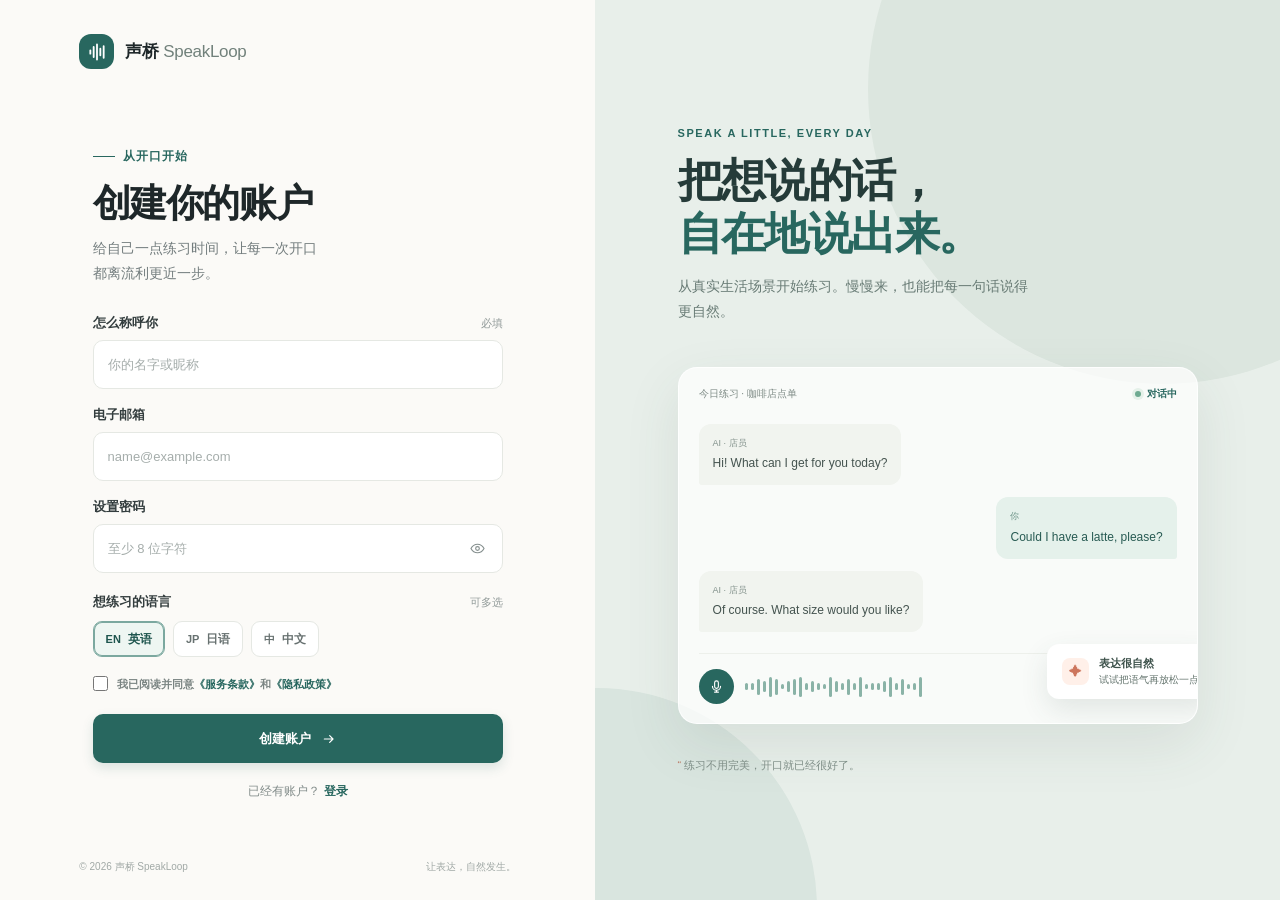
<file: index.html>
<!doctype html>
<html lang="zh-CN">
<head>
  <meta charset="utf-8" />
  <meta name="viewport" content="width=device-width, initial-scale=1" />
  <meta name="theme-color" content="#f7f6f2" />
  <title>创建账户 · 声桥 SpeakLoop</title>
  
  <link rel="stylesheet" href="assets/css/index.css" />
</head>
<body>
  <main class="page">
    <section class="form-side" aria-label="注册表单">
      <a class="brand" href="#" aria-label="声桥首页">
        <span class="brand-mark" aria-hidden="true"><svg viewBox="0 0 24 24" fill="none"><path d="M4 10v4m4-8v12m4-15v18m4-13v8m4-11v14" stroke="currentColor" stroke-width="2.2" stroke-linecap="round"/></svg></span>
        <span>声桥 <span style="font-weight:500;color:#71817b">SpeakLoop</span></span>
      </a>

      <div class="form-wrap">
        <div class="eyebrow">从开口开始</div>
        <h1>创建你的账户</h1>
        <p class="intro">给自己一点练习时间，让每一次开口<br class="desktop-break" />都离流利更近一步。</p>

        <form id="signup-form">
          <div class="field" id="name-field">
            <div class="field-head"><label for="name">怎么称呼你</label><span class="optional">必填</span></div>
            <div class="input-wrap"><input id="name" name="name" type="text" autocomplete="name" placeholder="你的名字或昵称" required /></div>
          </div>
          <div class="field">
            <div class="field-head"><label for="email">电子邮箱</label></div>
            <div class="input-wrap"><input id="email" name="email" type="email" autocomplete="email" placeholder="name@example.com" required /></div>
          </div>
          <div class="field">
            <div class="field-head"><label for="password">设置密码</label></div>
            <div class="input-wrap has-action">
              <input id="password" name="password" type="password" autocomplete="new-password" placeholder="至少 8 位字符" minlength="8" required />
              <button class="icon-button" type="button" id="toggle-password" aria-label="显示密码" title="显示密码"><svg viewBox="0 0 24 24" fill="none"><path d="M2.8 12s3.2-6 9.2-6 9.2 6 9.2 6-3.2 6-9.2 6-9.2-6-9.2-6Z" stroke="currentColor" stroke-width="1.6"/><circle cx="12" cy="12" r="2.6" stroke="currentColor" stroke-width="1.6"/></svg></button>
            </div>
          </div>
          <div class="language-field" id="language-field">
            <div class="field-head"><span class="group-label">想练习的语言</span><span class="optional">可多选</span></div>
            <div class="language-options">
              <label class="language-chip"><input type="checkbox" name="language" value="英语" checked /><span><b>EN</b> 英语</span></label>
              <label class="language-chip"><input type="checkbox" name="language" value="日语" /><span><b>JP</b> 日语</span></label>
              <label class="language-chip"><input type="checkbox" name="language" value="中文" /><span><b>中</b> 中文</span></label>
            </div>
          </div>
          <label class="terms" id="terms-row"><input type="checkbox" id="terms" required /><span>我已阅读并同意<a href="#">《服务条款》</a>和<a href="#">《隐私政策》</a></span></label>
          <button class="submit" type="submit">创建账户 <svg viewBox="0 0 24 24" fill="none"><path d="M5 12h13m-5-5 5 5-5 5" stroke="currentColor" stroke-width="1.8" stroke-linecap="round" stroke-linejoin="round"/></svg></button>
          <div class="notice" id="notice" role="status"></div>
        </form>
        <p class="login" id="mode-toggle">已经有账户？<a href="#login">登录</a></p>
      </div>
      <div class="footer"><span>© 2026 声桥 SpeakLoop</span><span>让表达，自然发生。</span></div>
    </section>

    <aside class="visual-side" aria-label="产品介绍">
      <div class="visual-content">
        <div class="visual-kicker">Speak a little, every day</div>
        <h2>把想说的话，<br /><em>自在地说出来。</em></h2>
        <p class="visual-copy">从真实生活场景开始练习。慢慢来，也能把每一句话说得更自然。</p>
        <div class="scene">
          <div class="scene-top"><span>今日练习 · 咖啡店点单</span><span class="live">对话中</span></div>
          <div class="conversation">
            <div class="bubble"><span class="speaker">AI · 店员</span>Hi! What can I get for you today?</div>
            <div class="bubble user"><span class="speaker">你</span>Could I have a latte, please?</div>
            <div class="bubble"><span class="speaker">AI · 店员</span>Of course. What size would you like?</div>
          </div>
          <div class="audio-row"><span class="mic"><svg viewBox="0 0 24 24" fill="none"><rect x="9" y="3" width="6" height="12" rx="3" stroke="currentColor" stroke-width="1.8"/><path d="M5.5 11.5a6.5 6.5 0 0 0 13 0M12 18v3m-3 0h6" stroke="currentColor" stroke-width="1.8" stroke-linecap="round"/></svg></span><div class="wave" aria-hidden="true"><i></i><i></i><i></i><i></i><i></i><i></i><i></i><i></i><i></i><i></i><i></i><i></i><i></i><i></i><i></i><i></i><i></i><i></i><i></i><i></i><i></i><i></i><i></i><i></i><i></i><i></i><i></i><i></i><i></i><i></i></div><span class="timer">00:08</span></div>
          <div class="floating-note"><span class="note-icon">✦</span><span><strong>表达很自然</strong>试试把语气再放松一点</span></div>
        </div>
        <div class="bottom-quote"><span>“</span> 练习不用完美，开口就已经很好了。</div>
      </div>
    </aside>
  </main>
  
  <script src="assets/js/api.js"></script>
  <script src="assets/js/index.js"></script>
</body>
</html>
</file>
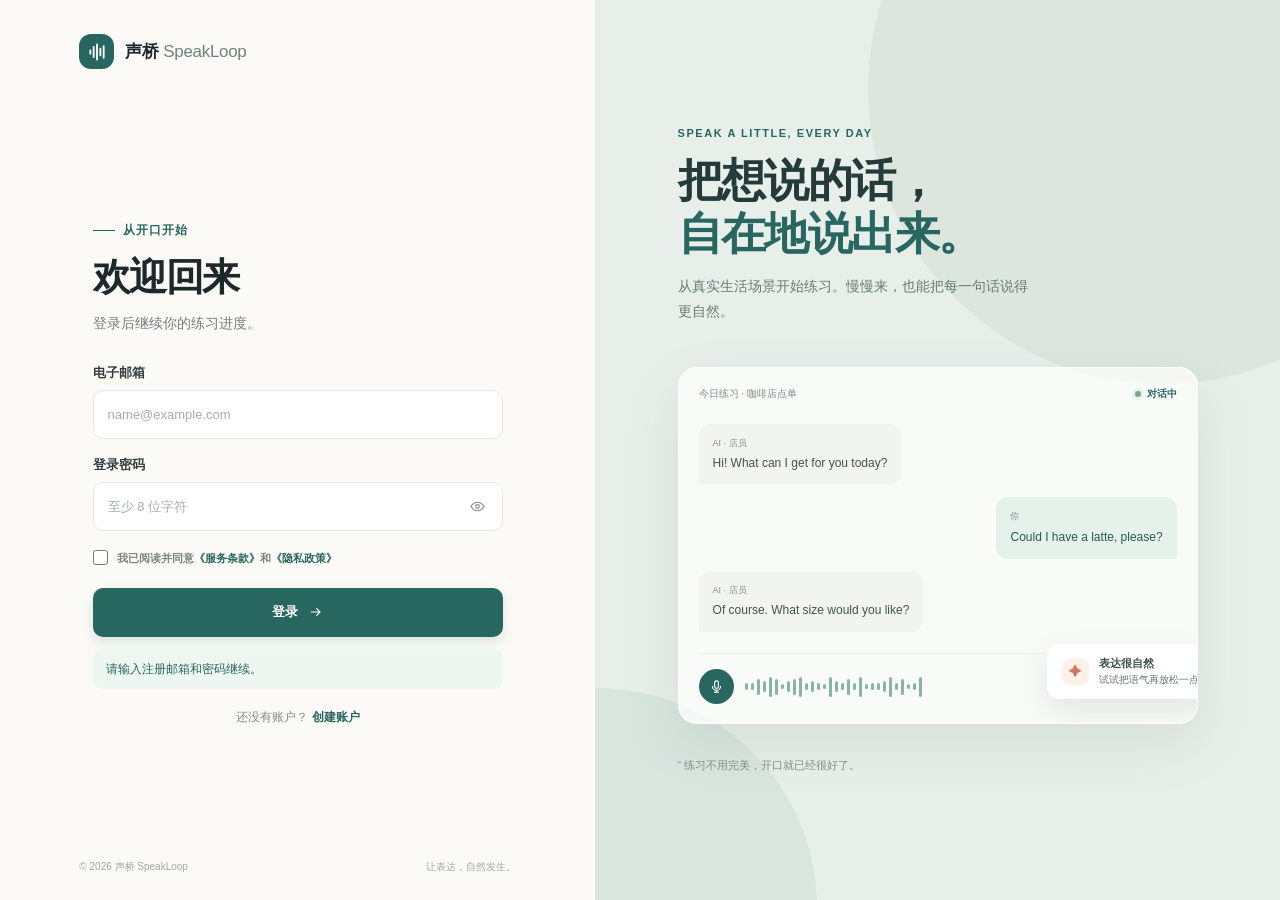
<file: practice.html>
<!doctype html>
<html lang="zh-CN">
<head>
  <meta charset="utf-8" />
  <meta name="viewport" content="width=device-width, initial-scale=1" />
  <meta name="theme-color" content="#f7f8f5" />
  <title>情景口语练习 · 声桥 SpeakLoop</title>
  
  
  
  
  
  
  <link rel="stylesheet" href="assets/css/practice.css" />
</head>
<body>
  <div class="app">
    <aside class="sidebar">
      <a class="brand" href="#"><span class="brand-mark"><svg viewBox="0 0 24 24" fill="none"><path d="M4 10v4m4-8v12m4-15v18m4-13v8m4-11v14" stroke="currentColor" stroke-width="2.2" stroke-linecap="round"/></svg></span><span>声桥 <span style="font-weight:500;color:#71817b">SpeakLoop</span></span></a>
      <div class="nav-label">学习空间</div>
      <nav class="nav" aria-label="主导航">
        <a class="nav-item" data-view="home" href="#home"><svg viewBox="0 0 24 24" fill="none"><path d="m4 10 8-6 8 6v9a1 1 0 0 1-1 1h-5v-6h-4v6H5a1 1 0 0 1-1-1v-9Z" stroke="currentColor" stroke-width="1.6" stroke-linejoin="round"/></svg>学习首页</a>
        <a class="nav-item active" data-view="practice" href="#practice"><svg viewBox="0 0 24 24" fill="none"><rect x="8" y="3" width="8" height="13" rx="4" stroke="currentColor" stroke-width="1.7"/><path d="M5 11a7 7 0 0 0 14 0M12 18v3m-3 0h6" stroke="currentColor" stroke-width="1.7" stroke-linecap="round"/></svg>口语练习</a>
         <a class="nav-item" data-view="favorites" href="#favorites"><svg viewBox="0 0 24 24" fill="none"><path d="M6 4.5A1.5 1.5 0 0 1 7.5 3H20v17l-7-4-7 4V4.5Z" stroke="currentColor" stroke-width="1.6" stroke-linejoin="round"/><path d="M6 6H4v14l3-1.7" stroke="currentColor" stroke-width="1.6" stroke-linejoin="round"/></svg>练习收藏 <span id="favorite-nav-count" style="margin-left:auto;color:#98a39c;font-size:9px">3</span></a>
        <a class="nav-item" data-view="history" href="#history"><svg viewBox="0 0 24 24" fill="none"><path d="M4 19V5m0 14h17M8 15l3-4 3 2 5-7" stroke="currentColor" stroke-width="1.7" stroke-linecap="round" stroke-linejoin="round"/></svg>练习记录</a>
      </nav>
      <div class="nav-label">我的目标</div>
      <nav class="nav"><a class="nav-item" href="#"><svg viewBox="0 0 24 24" fill="none"><circle cx="12" cy="12" r="8.5" stroke="currentColor" stroke-width="1.6"/><path d="M12 7v5l3 2" stroke="currentColor" stroke-width="1.6" stroke-linecap="round"/></svg>每日 10 分钟</a></nav>
      <div class="sidebar-bottom"><div class="streak"><div class="streak-head"><span>本周练习</span><span class="flame" id="week-practice-days">✦ 0 天</span></div><div class="streak-copy" id="week-practice-goal">再练 5 天，完成本周目标</div><div class="streak-dots" id="week-goal-dots" aria-label="本周目标 5 天，已完成 0 天"><i></i><i></i><i></i><i></i><i></i></div></div><div class="profile" id="open-settings" role="button" tabindex="0" aria-label="打开个人设置"><div class="avatar" id="current-avatar">林</div><div class="profile-info"><strong id="current-name">小林</strong><span id="profile-language">英语 · 初级</span></div><svg viewBox="0 0 24 24" width="15" height="15" fill="none"><path d="m9 18 6-6-6-6" stroke="#9ba49f" stroke-width="1.7" stroke-linecap="round" stroke-linejoin="round"/></svg></div></div>
    </aside>
    <main class="main">
      <header class="topbar"><div class="crumb"><span>学习空间</span><span class="crumb-sep">/</span><b id="crumb-current">口语练习</b></div><div class="top-actions"><span class="streak-pill"><span>✦</span> 今日已练 <strong id="today-practice-minutes">0 分钟</strong></span><button class="help-button" id="help-button"><svg viewBox="0 0 24 24" fill="none"><circle cx="12" cy="12" r="9" stroke="currentColor" stroke-width="1.6"/><path d="M9.7 9a2.4 2.4 0 1 1 4.4 1.3c-.9 1-2.1 1.3-2.1 3" stroke="currentColor" stroke-width="1.6" stroke-linecap="round"/><circle cx="12" cy="17" r=".8" fill="currentColor"/></svg><span>练习帮助</span></button></div></header>
      <section class="home-view hidden" id="home-view"><div class="library-heading"><div><div class="heading-kicker"><i></i>英语口语 · 情景练习</div><h1>今天想练什么？</h1><p>选一个难度和真实生活场景，开口练几分钟。</p></div></div><div class="home-levels" role="tablist" aria-label="练习难度"><button class="home-level-tab active" data-level="beginner">初级</button><button class="home-level-tab" data-level="intermediate">中级</button><button class="home-level-tab" data-level="advanced">高级</button></div><div class="home-cards" id="home-cards"></div></section>
      <div class="layout" id="practice-view">
        <section class="page-heading"><div><div class="heading-kicker"><i></i>情景对话 · 进行中</div><h1>说出来，就很好</h1><p>跟着真实场景练习，不用担心说错。</p></div><div class="heading-right dropdown-wrap"><button class="select-pill" id="language-select" aria-expanded="false"><span class="lang-dot" id="lang-dot">EN</span><span id="language-label">英语 · 初级</span><svg class="chevron" viewBox="0 0 24 24" fill="none"><path d="m7 10 5 5 5-5" stroke="currentColor" stroke-width="1.7" stroke-linecap="round" stroke-linejoin="round"/></svg></button><div class="language-menu hidden" id="language-menu"><button class="language-option active" data-language="en"><span class="lang-dot">EN</span>英语练习</button><button class="language-option" data-language="ja"><span class="lang-dot">日</span>日语练习</button><button class="language-option" data-language="zh"><span class="lang-dot">中</span>普通话标准练习</button></div></div></section>
        <div class="workspace">
          <section class="center-col">
            <div class="scenario-card"><div class="scenario-top"><span class="scenario-icon">☕</span><span>场景练习 · 日常生活</span></div><h2 id="scenario-title">在咖啡店点单</h2><p id="scenario-description">你走进一家咖啡店，店员微笑着询问你想喝点什么。试着点一杯饮品，再告诉店员你想要的大小。</p><div class="scenario-tags"><span class="tag">约 3 分钟</span><span class="tag">生活会话</span><span class="tag">可随时看提示</span></div></div>
            <div class="dialogue-card"><div class="dialogue-head"><div class="dialogue-title"><svg viewBox="0 0 24 24" fill="none"><path d="M4 5.5A2.5 2.5 0 0 1 6.5 3H20v14H6.5A2.5 2.5 0 0 0 4 19.5v-14Z" stroke="currentColor" stroke-width="1.6"/><path d="M4 17a2.5 2.5 0 0 1 2.5-2.5H20" stroke="currentColor" stroke-width="1.6"/></svg>对话现场</div><button class="save-session" id="save-session" title="收藏当前对话快照"><svg viewBox="0 0 24 24" fill="none"><path d="M6 4.5A1.5 1.5 0 0 1 7.5 3H20v17l-7-4-7 4V4.5Z" stroke="currentColor" stroke-width="1.7" stroke-linejoin="round"/></svg><span>收藏此刻对话</span></button><div class="dialogue-progress"><span id="turn-count">第 2 轮 · 共 4 轮</span><span class="progress-line"><i></i></span></div></div>
              <div class="turns" id="turns">
                <div class="turn"><div class="turn-avatar">店</div><div class="turn-content"><p class="turn-name">店员 · AI 伙伴</p><div class="bubble">Hi! What can I get for you today?</div><button class="translation-button" data-translation="你好！今天想喝点什么？">查看中文意思</button><button class="audio-sample" aria-label="播放示范发音"><svg viewBox="0 0 24 24" fill="none"><path d="M4 10v4m4-7v10m4-13v16m4-12v8m4-11v14" stroke="currentColor" stroke-width="1.8" stroke-linecap="round"/></svg>听示范</button></div></div>
                <div class="turn user"><div class="turn-avatar">你</div><div class="turn-content"><p class="turn-name">你的回答</p><div class="bubble">Could I have a latte, please?</div><div class="translation">我可以要一杯拿铁吗？</div></div></div>
                <div class="turn"><div class="turn-avatar">店</div><div class="turn-content"><p class="turn-name">店员 · AI 伙伴</p><div class="bubble">Of course. What size would you like?</div><button class="translation-button" data-translation="当然可以。你想要什么杯型？">查看中文意思</button></div></div>
              </div>
              <div class="response-box" id="response-box" data-state="ready">
                <div class="response-top"><div class="response-prompt"><span>●</span><span id="response-prompt-label">轮到你回答了</span></div><span class="response-meta" id="response-meta">约 90 秒 · 自然表达即可</span></div>
                <div class="guided-read" id="guided-read">
                  <div class="guided-read-head"><strong>本轮跟读句</strong><span id="guide-language">英语 · 跟读目标</span></div>
                  <p class="guided-target" id="guided-target" lang="en">Could I have a latte, please?</p>
                  <div class="guide-progress-row"><div class="guide-progress" id="guide-progress" role="progressbar" aria-label="跟读进度" aria-valuemin="0" aria-valuemax="100" aria-valuenow="0"><i id="guide-progress-fill"></i></div><span id="guide-progress-label">按住录音开始跟读</span></div>
                  <p class="live-transcript" id="live-transcript" aria-live="polite">识别文字会在这里实时显示。</p>
                </div>
                <div class="response-body"><button class="record-button" id="record-button" aria-label="开始录音"><svg id="mic-icon" viewBox="0 0 24 24" fill="none"><rect x="9" y="3" width="6" height="12" rx="3" stroke="currentColor" stroke-width="1.8"/><path d="M5.5 11.5a6.5 6.5 0 0 0 13 0M12 18v3m-3 0h6" stroke="currentColor" stroke-width="1.8" stroke-linecap="round"/></svg></button><div class="response-instructions"><strong id="record-status">点击麦克风开始说话</strong><span id="record-sub">试着告诉店员你想要中杯，热的或冰的都可以。</span><div class="audio-wave" aria-hidden="true"><i></i><i></i><i></i><i></i><i></i><i></i><i></i><i></i><i></i><i></i><i></i><i></i><i></i><i></i><i></i><i></i><i></i><i></i><i></i><i></i><i></i><i></i><i></i><i></i><i></i><i></i><i></i><i></i><i></i><i></i><i></i><i></i></div></div><span class="record-clock hidden" id="record-clock">00:00</span></div>
                <div class="processing-state hidden" id="processing-state"><span class="processing-spinner"></span><span><strong>正在识别语音…</strong><small>马上就好</small></span></div>
                <div class="transcript-panel hidden" id="transcript-panel"><label for="transcript-text">识别结果 <span>可修改后再发送</span></label><textarea id="transcript-text" rows="2" placeholder="你想说什么？"></textarea><div class="transcript-actions"><button class="retry-button" id="retry-record">重新录音</button><button class="send-answer" id="send-answer">发送回答 →</button></div><div class="demo-note" id="demo-note">实时字幕由浏览器语音服务处理；录音结束后会经后端发送 Azure 评分。服务器仅保存文字和分数，不保存音频。</div></div>
                <div class="voice-feedback hidden" id="voice-feedback"><div class="voice-feedback-head"><span class="feedback-check">✓</span><div><strong>回答已加入对话</strong><span id="voice-coaching">表达清楚，继续保持。</span></div></div><div class="voice-feedback-actions"><button class="retry-button" id="replay-answer">回听刚才录音</button><button class="retry-button" id="retry-answer">再说一次</button><button class="send-answer" id="next-turn">继续练习 →</button></div></div>
                <div class="response-actions" id="response-actions"><button class="text-answer" id="text-answer"><svg viewBox="0 0 24 24" fill="none"><path d="M4 5.5A2.5 2.5 0 0 1 6.5 3H20v14H6.5A2.5 2.5 0 0 0 4 19.5v-14Zm0 12A2.5 2.5 0 0 1 6.5 15H20" stroke="currentColor" stroke-width="1.6"/><path d="m8 8 4 4m0-4-4 4" stroke="currentColor" stroke-width="1.4" stroke-linecap="round"/></svg>我现在不方便说，用文字回答</button><button class="hint-inline" id="show-hint">给我一点提示</button></div><div class="voice-demo-disclaimer">实时字幕由浏览器语音服务处理；录音会经 SpeakLoop 后端发送给 Azure 评分。录音不保存，评分转写会写入账号。</div>
              </div>
            </div>
          </section>
          <aside class="side-col">
            <section class="side-card"><h3><svg viewBox="0 0 24 24" fill="none"><path d="m12 3 2.4 5.1L20 9l-4 3.9.9 5.5L12 15.8l-4.9 2.6.9-5.5L4 9l5.6-.9L12 3Z" stroke="currentColor" stroke-width="1.5" stroke-linejoin="round"/></svg>本轮小目标 <span class="goal-count">1 / 3</span></h3><div class="goal-list"><div class="goal-row"><span class="goal-check done">✓</span>礼貌地点一杯饮品</div><div class="goal-row"><span class="goal-check"></span>说清楚杯型和温度</div><div class="goal-row"><span class="goal-check"></span>听懂店员的追问</div></div><hr class="divider"/><div class="tip-heading"><span>表达小抄</span><span>点开参考，不会打断对话</span></div><div class="tip-box" id="tip-box">想表达“我想要……”可以说：<b>Could I have …, please?</b><span class="tip-example">例如：Could I have a medium iced latte, please?</span></div></section>
            <section class="side-card"><h3><svg viewBox="0 0 24 24" fill="none"><path d="M12 3a7 7 0 0 0-4 12.7c.7.5 1 1 1 1.8h6c0-.8.3-1.3 1-1.8A7 7 0 0 0 12 3Z" stroke="currentColor" stroke-width="1.6"/><path d="M9.5 20h5m-4.5-2.5h4" stroke="currentColor" stroke-width="1.6" stroke-linecap="round"/></svg>给你的练习建议</h3><div class="mini-note"><i>✦</i><span>先听懂问题，再用自己会的词回答。停顿一下也没关系。</span></div></section>
            <button class="end-button" id="end-button"><svg viewBox="0 0 24 24" fill="none"><path d="M8 5h8m-7 0 .6 14h4.8L15 5m-8 0h10m-8 4v6m6-6v6" stroke="currentColor" stroke-width="1.5" stroke-linecap="round" stroke-linejoin="round"/></svg>结束练习并查看反馈</button><div class="support-line"><svg viewBox="0 0 24 24" fill="none"><path d="M12 3 5 6v5c0 4.4 3 8.3 7 10 4-1.7 7-5.6 7-10V6l-7-3Z" stroke="currentColor" stroke-width="1.5"/><path d="m9 12 2 2 4-4" stroke="currentColor" stroke-width="1.5" stroke-linecap="round" stroke-linejoin="round"/></svg>练习内容仅用于帮助你复盘</div>
          </aside>
        </div>
      </div>
      <section class="library-view hidden" id="favorites-view">
        <div class="library-heading"><div><div class="heading-kicker"><i></i>练习回忆 · 私人收藏</div><h1>收藏的练习过程</h1><p>收藏会保存当时的对话快照，方便之后回看原句、复习表达，或用同一场景再练一次。</p></div></div>
        <div class="summary-grid"><div class="summary-card"><div class="summary-icon">▣</div><div><strong id="favorite-total">3 个练习</strong><span>已保存的对话快照</span></div></div><div class="summary-card"><div class="summary-icon">中</div><div><strong>3 种语言</strong><span>英语、日语、中文</span></div></div><div class="summary-card"><div class="summary-icon">↺</div><div><strong>随时回看</strong><span>对话内容按收藏时保存</span></div></div></div>
        <div class="library-toolbar"><h2>最近收藏</h2><span>按收藏时间排序</span></div>
        <div class="favorite-language-tabs" role="tablist" aria-label="按练习语言筛选"><button class="favorite-language-tab" data-favorite-language="zh">中文</button><button class="favorite-language-tab" data-favorite-language="ja">日语</button><button class="favorite-language-tab active" data-favorite-language="en">英语</button></div>
        <div class="favorites-grid" id="favorites-grid">
          <article class="favorite-card" data-language="en"><div class="favorite-card-head"><div class="favorite-meta"><b>英语</b><span>·</span><span>今天 18:42 收藏</span></div><button class="favorite-star" aria-label="取消收藏">★</button></div><h3>在咖啡店点单</h3><p class="favorite-sub">情景对话 · 初级 · 收藏时进行到第 2 轮</p><div class="snapshot"><div class="snapshot-line"><i>店</i><span>Hi! What can I get for you today?</span></div><div class="snapshot-line user"><i>你</i><span>Could I have a latte, please?</span></div><div class="snapshot-line"><i>店</i><span>Of course. What size would you like?</span></div></div><div class="snapshot-foot"><span>◷ 收藏快照 · 3 轮对话</span><span>▤ 中文释义已保存</span></div><div class="favorite-actions"><button class="snapshot-review">查看完整快照</button><button class="primary resume-favorite">用这个场景再练</button></div></article>
          <article class="favorite-card" data-language="ja"><div class="favorite-card-head"><div class="favorite-meta"><b>日语</b><span>·</span><span>9 月 27 日收藏</span></div><button class="favorite-star" aria-label="取消收藏">★</button></div><h3>第一次和同学打招呼</h3><p class="favorite-sub">留学生活 · 初级 · 已完成</p><div class="snapshot"><div class="snapshot-line"><i>相</i><span>はじめまして。どちらから来ましたか？</span></div><div class="snapshot-line user"><i>你</i><span>中国から来ました。よろしくお願いします。</span></div><div class="snapshot-line"><i>相</i><span>こちらこそ、よろしくお願いします。</span></div></div><div class="snapshot-foot"><span>◷ 收藏快照 · 5 轮对话</span><span>▤ 中文释义已保存</span></div><div class="favorite-actions"><button class="snapshot-review">查看完整快照</button><button class="primary resume-favorite">用这个场景再练</button></div></article>
          <article class="favorite-card" data-language="zh"><div class="favorite-card-head"><div class="favorite-meta"><b>中文</b><span>·</span><span>9 月 26 日收藏</span></div><button class="favorite-star" aria-label="取消收藏">★</button></div><h3>普通话清晰表达</h3><p class="favorite-sub">普通话标准练习 · 发音训练 · 已完成</p><div class="snapshot"><div class="snapshot-line"><i>练</i><span>你好，欢迎参加今天的普通话练习。</span></div><div class="snapshot-line user"><i>你</i><span>大家好，我叫小林，很高兴认识大家。</span></div><div class="snapshot-line"><i>练</i><span>很好，请把“很高兴认识大家”说得更连贯。</span></div></div><div class="snapshot-foot"><span>◷ 收藏快照 · 4 轮对话</span><span>▤ 普通话发音练习</span></div><div class="favorite-actions"><button class="snapshot-review">查看完整快照</button><button class="primary resume-favorite">用这个场景再练</button></div></article>
        </div>
        <div class="empty-state" id="favorite-empty">还没有收藏的练习。对话过程中点击“收藏此刻对话”，就能保存当时的完整内容。</div>
      </section>
      <section class="library-view hidden" id="history-view">
        <div class="library-heading"><div><div class="heading-kicker"><i></i>最近 30 条 · 学习回顾</div><h1>练习记录</h1><p>按时间倒序回看最近 30 次练习，也可以从上次停下的位置继续。</p></div></div>
        <div class="summary-grid"><div class="summary-card"><div class="summary-icon">◷</div><div><strong id="history-total">30 次练习</strong><span id="history-completed">最近 30 条中的完成次数</span></div></div><div class="summary-card"><div class="summary-icon">♫</div><div><strong id="history-minutes">— 分钟</strong><span>最近 30 次累计练习时长</span></div></div><div class="summary-card"><div class="summary-icon">✦</div><div><strong id="history-languages">3 种语言</strong><span>英语、日语、普通话</span></div></div></div>
        <div class="history-summary"><section class="continue-card"><div class="continue-info"><div class="continue-label"><i></i>未完成 · 可以接着练</div><h2>继续：在咖啡店点单</h2><p>英语 · 初级　·　上次练到店员询问杯型，还剩 2 轮</p><div class="continue-progress"><span>进度 2 / 4 轮</span><span class="progress-line"><i></i></span><span>上次练习 今天 18:42</span></div></div><button class="continue-button" id="continue-practice">继续上次练习 →</button></section></div>
        <div class="library-toolbar"><h2>最近 30 条练习记录</h2><span>按练习时间倒序排列</span></div>
        <div class="history-list">
          <article class="history-row"><div class="history-date"><strong>今天</strong>18:42</div><div class="history-scene"><strong>在咖啡店点单</strong><span>英语 · 日常生活 · 进行到第 2 / 4 轮</span></div><span class="history-status pending">未完成</span><span class="history-duration">3 分钟</span><button class="history-open" data-resume="true">继续练习</button></article>
          <article class="history-row"><div class="history-date"><strong>9 月 28 日</strong>20:15</div><div class="history-scene"><strong>自我介绍：新同事见面</strong><span>英语 · 职场沟通 · 完成 5 轮对话</span></div><span class="history-status">已完成</span><span class="history-duration">6 分钟</span><button class="history-open">查看反馈</button></article>
          <article class="history-row"><div class="history-date"><strong>9 月 27 日</strong>19:30</div><div class="history-scene"><strong>第一次和同学打招呼</strong><span>日语 · 留学生活 · 完成 5 轮对话</span></div><span class="history-status">已完成</span><span class="history-duration">8 分钟</span><button class="history-open">查看反馈</button></article>
          <article class="history-row"><div class="history-date"><strong>9 月 25 日</strong>21:05</div><div class="history-scene"><strong>问路去图书馆</strong><span>英语 · 日常生活 · 完成 4 轮对话</span></div><span class="history-status">已完成</span><span class="history-duration">4 分钟</span><button class="history-open">查看反馈</button></article>
        </div>
        <div class="empty-state" id="history-empty">还没有练习记录。选择一个情景开始练习后，记录会显示在这里。</div>
      </section>
      <section class="settings-view hidden" id="settings-view">
        <div class="settings-title"><div class="heading-kicker"><i></i>账户与偏好</div><h1>个人设置</h1><p>管理你的资料、账号安全和阅读体验。</p></div>
        <div class="settings-layout">
          <nav class="settings-tabs" aria-label="设置分类"><button class="settings-tab active" data-settings="profile"><span>◉</span>个人资料</button><button class="settings-tab" data-settings="security"><span>♢</span>账号安全</button><button class="settings-tab" data-settings="personal"><span>Aa</span>个性化设置</button></nav>
          <div class="settings-panel">
            <section class="settings-section active" data-section="profile"><h2>个人资料设置</h2><p class="settings-desc">更新头像、昵称和基本资料，让学习空间更像你的。</p><div class="avatar-edit"><div class="avatar-large" id="avatar-preview">林</div><div><strong>个人头像</strong><p>选择一张清晰的图片，建议使用正方形照片。</p><input type="file" id="avatar-file" accept="image/*" hidden/><button class="soft-button" id="choose-avatar">更改头像</button></div></div><div class="form-grid"><div class="settings-field"><label for="profile-name">昵称</label><input id="profile-name" value="小林" maxlength="24"/></div><div class="settings-field"><label for="profile-gender">性别</label><select id="profile-gender"><option value="">暂不填写</option><option>女</option><option>男</option><option>其他</option></select></div><div class="settings-field"><label for="profile-region">地区</label><select id="profile-region"><option value="中国大陆">中国大陆</option><option>中国香港</option><option>中国台湾</option><option>日本</option><option>新加坡</option><option>其他地区</option></select></div><div class="settings-field"><label>学习档案</label><input value="英语 · 初级" readonly/></div></div><div class="settings-save"><button id="save-profile">保存资料</button></div></section>
            <section class="settings-section" data-section="security"><h2>账号安全</h2><p class="settings-desc">查看当前账号并管理密码和绑定手机号。</p><div class="account-box"><div><span>登录邮箱</span><strong id="account-email">lin@example.com</strong></div><span>当前账号</span></div><div class="account-box"><div><span>绑定手机号</span><strong id="account-phone">未绑定</strong></div><button class="security-action" id="change-phone">更换手机号</button></div><div class="security-form" id="phone-form"><div class="form-grid"><div class="settings-field"><label for="new-phone">新手机号</label><input id="new-phone" inputmode="tel" placeholder="请输入新手机号"/></div><div class="settings-field"><label for="phone-code">验证码</label><input id="phone-code" placeholder="输入短信验证码"/></div></div><p class="security-hint">本地示例会显示调试验证码；正式环境需接入短信服务。</p><div class="settings-save"><button class="soft-button" id="request-phone-code" type="button">获取验证码</button><button id="save-phone" type="button">确认换绑</button></div></div><div class="account-box" style="margin-top:14px"><div><span>登录密码</span><strong>••••••••••</strong></div><button class="security-action" id="change-password">修改密码</button></div><div class="security-form" id="password-form"><div class="form-grid"><div class="settings-field"><label for="old-password">当前密码</label><input id="old-password" type="password" placeholder="输入当前密码"/></div><div class="settings-field"><label for="new-password">新密码</label><input id="new-password" type="password" placeholder="至少 8 位字符" minlength="8"/></div><div class="settings-field"><label for="confirm-password">确认新密码</label><input id="confirm-password" type="password" placeholder="再次输入新密码"/></div></div><p class="security-hint">请使用未在其他网站重复使用的密码。</p><div class="settings-save"><button id="save-password" type="button">更新密码</button></div></div><div class="danger-zone"><div><strong>退出当前账号</strong><p>退出后返回登录页，当前练习进度会保留。</p></div><button class="danger-button" id="logout-button" type="button">退出登录</button></div></section>
            <section class="settings-section" data-section="personal"><h2>个性化设置</h2><p class="settings-desc">调整界面文字大小，让对话和提示更容易阅读。</p><div class="font-setting"><div class="font-setting-head"><label for="font-range">界面字体大小</label><span class="font-value"><span id="font-size-value">14</span> px</span></div><input class="font-range" type="range" id="font-range" min="12" max="20" step="1" value="14"/><div class="range-labels"><span>12 px</span><span>16 px</span><span>20 px</span></div></div><div class="font-preview"><div class="font-preview-label">预览效果</div><div class="font-preview-text" id="font-preview-text">今天练习<strong>咖啡店点单</strong>。慢慢说，停顿一下也没关系。</div></div><p class="settings-feedback">字体大小会即时应用，并同步保存到账户。</p><div class="danger-zone"><div><strong>退出当前账号</strong><p>退出后返回登录页，当前练习进度会保留。</p></div><button class="danger-button" data-logout>退出登录</button></div></section>
          </div>
        </div>
      </section>
      <nav class="mobile-nav" aria-label="移动端主导航"><button class="mobile-nav-item" data-view="home"><span>⌂</span>首页</button><button class="mobile-nav-item active" data-view="practice"><span>◉</span>练习</button><button class="mobile-nav-item" data-view="favorites"><span>▣</span>收藏</button><button class="mobile-nav-item" data-view="history"><span>⌁</span>记录</button><button class="mobile-nav-item" data-view="settings"><span>⚙</span>我的</button></nav>
    </main>
  </div>
  <div class="toast" id="toast" role="status"></div>
  <div class="overlay" id="logout-overlay" role="dialog" aria-modal="true" aria-labelledby="logout-title"><div class="feedback" style="width:min(100%,390px)"><div class="feedback-top"><div><div class="feedback-kicker">账号安全</div><h2 id="logout-title">确定退出当前账号？</h2><p>未完成的练习会保留，之后可以继续。</p></div><button class="close-modal" id="cancel-logout" aria-label="取消">×</button></div><div class="feedback-actions"><button id="keep-account">继续练习</button><button class="primary" id="confirm-logout">退出并返回注册页</button></div></div></div>
  <div class="overlay" id="overlay" role="dialog" aria-modal="true" aria-labelledby="feedback-title"><div class="feedback"><div class="feedback-top"><div><div class="feedback-kicker">练习完成 · 3 分 24 秒</div><h2 id="feedback-title">这次说得不错</h2><p>你完成了咖啡店点单练习。先看看这次做得好的地方，再挑一个小点继续练。</p></div><button class="close-modal" id="close-modal" aria-label="关闭">×</button></div><div class="score-row"><div class="score"><strong>清楚</strong><span>表达完整度</span></div><div class="score"><strong>顺畅</strong><span>对话连贯度</span></div><div class="score"><strong>自然</strong><span>礼貌表达</span></div></div><div class="feedback-section"><h4>做得好的地方</h4><div class="feedback-text">你用了 “Could I have …, please?” 礼貌地点单，店员也能顺利理解。回答里带上了杯型和冷热选择，信息很完整。</div></div><div class="feedback-section"><h4>下次可以试试</h4><div class="feedback-text">“medium” 可以稍微读得更清楚；说完饮品名称后停顿一小下，会让整句话更容易听懂。</div></div><div class="feedback-actions"><button id="again-button">再练一轮</button><button class="primary" id="done-button">收下反馈</button></div></div></div>
  
  <script src="assets/js/api.js"></script>
  <script src="assets/js/practice.js"></script>
  <script src="assets/js/practice-api.js"></script>
  <script src="assets/js/voice-poc.js"></script>
</body>
</html>
</file>
<file: assets/css/index.css>
:root {
      color-scheme: light;
      --ink: #1e2729;
      --muted: #737d7e;
      --line: #e5e8e3;
      --green: #28675f;
      --green-dark: #1e554e;
      --mint: #e6f1eb;
      --paper: #fbfaf7;
      --coral: #ed9276;
      --lavender: #d9d7f5;
    }
    * { box-sizing: border-box; }
    body {
      margin: 0;
      min-height: 100vh;
      background: var(--paper);
      color: var(--ink);
      font-family: Inter, -apple-system, BlinkMacSystemFont, "Segoe UI", "PingFang SC", "Microsoft YaHei", sans-serif;
      -webkit-font-smoothing: antialiased;
    }
    button, input { font: inherit; }
    .page { min-height: 100vh; display: grid; grid-template-columns: minmax(440px, 0.93fr) minmax(520px, 1.07fr); }
    .form-side { display: flex; flex-direction: column; padding: 34px clamp(32px, 6.2vw, 96px) 26px; }
    .brand { display: flex; align-items: center; gap: 11px; width: fit-content; color: var(--ink); text-decoration: none; font-size: 17px; font-weight: 700; letter-spacing: -.3px; }
    .brand-mark { width: 35px; height: 35px; display: grid; place-items: center; border-radius: 12px; background: var(--green); color: #fff; }
    .brand-mark svg { width: 20px; height: 20px; }
    .form-wrap { width: min(100%, 410px); margin: auto; padding: 58px 0 44px; }
    .eyebrow { display: inline-flex; align-items: center; gap: 8px; color: var(--green); font-size: 12px; font-weight: 700; letter-spacing: .09em; text-transform: uppercase; }
    .eyebrow::before { content: ""; width: 22px; height: 1px; background: var(--green); }
    h1 { margin: 16px 0 10px; font-size: clamp(30px, 3vw, 38px); line-height: 1.2; letter-spacing: -1.4px; }
    .intro { margin: 0 0 29px; color: var(--muted); font-size: 14px; line-height: 1.75; }
    .field { margin: 0 0 17px; }
    .field-head { display: flex; justify-content: space-between; align-items: center; margin-bottom: 8px; }
    label, .group-label { color: #333d3e; font-size: 13px; font-weight: 650; }
    .optional { color: #919a99; font-size: 11px; font-weight: 500; }
    .input-wrap { position: relative; }
    .input-wrap input { width: 100%; height: 49px; border: 1px solid var(--line); border-radius: 10px; background: #fff; padding: 0 14px; color: var(--ink); outline: none; transition: border-color .18s, box-shadow .18s; font-size: 13px; }
    .input-wrap input::placeholder { color: #a5adab; }
    .input-wrap input:focus { border-color: #5c988e; box-shadow: 0 0 0 3px rgba(40,103,95,.09); }
    .input-wrap.has-action input { padding-right: 48px; }
    .icon-button { position: absolute; right: 8px; top: 50%; transform: translateY(-50%); display: grid; place-items: center; width: 34px; height: 34px; border: 0; background: transparent; color: #858f8e; cursor: pointer; border-radius: 7px; }
    .icon-button:hover { background: #f2f5f2; color: var(--green); }
    .icon-button svg { width: 17px; height: 17px; }
    .language-field { margin: 20px 0 18px; }
    .language-field .field-head { margin-bottom: 10px; }
    .language-options { display: flex; gap: 8px; flex-wrap: wrap; }
    .language-chip { position: relative; }
    .language-chip input { position: absolute; opacity: 0; pointer-events: none; }
    .language-chip span { display: inline-flex; align-items: center; gap: 7px; height: 36px; padding: 0 12px; border: 1px solid var(--line); border-radius: 9px; background: #fff; color: #677170; cursor: pointer; font-size: 12px; transition: .16s ease; }
    .language-chip span b { font-size: 11px; font-weight: 650; }
    .language-chip input:checked + span { border-color: #7ba89f; background: #eef6f2; color: var(--green-dark); box-shadow: inset 0 0 0 1px #7ba89f; }
    .language-chip input:focus-visible + span { outline: 3px solid rgba(40,103,95,.2); }
    .terms { display: flex; align-items: flex-start; gap: 9px; margin: 18px 0 20px; color: #7b8583; font-size: 11px; line-height: 1.7; }
    .terms input { width: 15px; height: 15px; margin: 1px 0 0; accent-color: var(--green); flex: 0 0 auto; }
    a { color: var(--green); text-decoration: none; }
    a:hover { text-decoration: underline; }
    .submit { width: 100%; height: 49px; display: flex; align-items: center; justify-content: center; gap: 10px; border: 0; border-radius: 10px; background: var(--green); color: white; font-weight: 650; font-size: 13px; cursor: pointer; transition: transform .15s, background .15s, box-shadow .15s; box-shadow: 0 5px 12px rgba(40,103,95,.15); }
    .submit:hover { background: var(--green-dark); transform: translateY(-1px); box-shadow: 0 8px 18px rgba(40,103,95,.19); }
    .submit svg { width: 16px; height: 16px; }
    .login { margin: 20px 0 0; text-align: center; color: #818b89; font-size: 12px; }
    .login a { margin-left: 4px; font-weight: 650; }
    .footer { display: flex; justify-content: space-between; color: #a1a9a6; font-size: 10px; }
    .visual-side { position: relative; display: grid; place-items: center; min-height: 740px; overflow: hidden; padding: 50px; background: #e8efea; }
    .visual-side::before, .visual-side::after { content: ""; position: absolute; border-radius: 50%; pointer-events: none; }
    .visual-side::before { width: 590px; height: 590px; right: -178px; top: -206px; background: #dce6df; }
    .visual-side::after { width: 440px; height: 440px; left: -218px; bottom: -228px; background: #d9e5df; }
    .visual-content { position: relative; z-index: 1; width: min(100%, 520px); }
    .visual-kicker { color: var(--green); font-size: 11px; font-weight: 750; letter-spacing: .14em; text-transform: uppercase; }
    .visual-content h2 { max-width: 450px; margin: 15px 0 13px; color: #253b39; font-size: clamp(30px, 3.5vw, 46px); line-height: 1.2; letter-spacing: -1.6px; font-weight: 650; }
    .visual-content h2 em { color: var(--green); font-style: normal; }
    .visual-copy { max-width: 360px; margin: 0; color: #687b75; font-size: 14px; line-height: 1.8; }
    .scene { position: relative; margin-top: 42px; min-height: 275px; border: 1px solid rgba(255,255,255,.82); border-radius: 19px; background: rgba(255,255,255,.73); box-shadow: 0 20px 55px rgba(54,83,73,.10); padding: 19px 20px; overflow: hidden; }
    .scene-top { display: flex; justify-content: space-between; align-items: center; color: #7d8a85; font-size: 10px; }
    .live { display: inline-flex; align-items: center; gap: 6px; color: var(--green); font-weight: 650; }
    .live::before { content: ""; width: 6px; height: 6px; border-radius: 50%; background: #6eaa91; box-shadow: 0 0 0 3px #e5f1e9; }
    .conversation { display: grid; gap: 12px; margin-top: 23px; }
    .bubble { width: fit-content; max-width: 80%; padding: 12px 14px; border-radius: 12px 12px 12px 3px; background: #f1f4ef; color: #44534f; font-size: 12px; line-height: 1.6; }
    .bubble .speaker { display: block; margin-bottom: 4px; color: #82918b; font-size: 9px; }
    .bubble.user { justify-self: end; border-radius: 12px 12px 3px 12px; background: #e5f1eb; color: #285b53; }
    .bubble.user .speaker { color: #6d9488; }
    .audio-row { display: flex; align-items: center; gap: 11px; margin-top: 21px; padding-top: 15px; border-top: 1px solid #edf0eb; }
    .mic { width: 35px; height: 35px; flex: 0 0 auto; display: grid; place-items: center; border-radius: 50%; background: var(--green); color: #fff; }
    .mic svg { width: 15px; height: 15px; }
    .wave { display: flex; align-items: center; gap: 3px; height: 23px; flex: 1; }
    .wave i { width: 3px; border-radius: 4px; background: #8ab3a7; height: 7px; }
    .wave i:nth-child(3n) { height: 16px; }.wave i:nth-child(4n) { height: 11px; }.wave i:nth-child(5n) { height: 20px; }.wave i:nth-child(7n) { height: 5px; }
    .timer { color: #8b9792; font-size: 10px; font-variant-numeric: tabular-nums; }
    .floating-note { position: absolute; right: -17px; bottom: 24px; display: flex; align-items: center; gap: 10px; padding: 11px 14px; border: 1px solid rgba(255,255,255,.8); border-radius: 12px; background: #fff; box-shadow: 0 11px 28px rgba(54,83,73,.12); color: #61726b; font-size: 10px; }
    .note-icon { display: grid; place-items: center; width: 27px; height: 27px; border-radius: 8px; background: #fff0e9; color: #cd765d; font-size: 13px; }
    .floating-note strong { display: block; margin-bottom: 2px; color: #3c514a; font-size: 11px; }
    .bottom-quote { margin-top: 34px; color: #809089; font-size: 11px; }
    .bottom-quote span { color: #bf806c; }
    .notice { display: none; margin: 12px 0 0; padding: 11px 13px; border-radius: 9px; background: #edf6f0; color: #28675f; font-size: 12px; line-height: 1.5; }
    .notice.show { display: block; }
    @media (max-width: 920px) { .page { grid-template-columns: minmax(390px, 1fr) minmax(360px, .9fr); } .form-side { padding-inline: 38px; } .visual-side { padding: 38px; } .floating-note { right: -5px; } }
    @media (max-width: 760px) { .page { display: block; } .form-side { min-height: 100vh; padding: 22px 23px 18px; } .form-wrap { margin: 0 auto; padding: 54px 0 50px; } .visual-side { display: none; } .brand { font-size: 16px; } .footer { max-width: 410px; width: 100%; margin-inline: auto; } }
    @media (max-width: 390px) { .form-side { padding-inline: 18px; } .language-options { gap: 6px; } .language-chip span { padding-inline: 9px; } }
    @media (prefers-reduced-motion: reduce) { *, *::before, *::after { transition-duration: .01ms !important; scroll-behavior: auto !important; } }
/* Shared form state used when switching between create-account and login. */
.hidden{display:none!important}
</file>
<file: assets/css/practice.css>
:root{--ink:#202a29;--muted:#78827f;--line:#e6eae5;--green:#28675f;--green-dark:#1e554e;--mint:#eaf2ed;--paper:#f7f8f5;--white:#fff;--coral:#dc8a70;--gold:#c59552;--shadow:0 12px 34px rgba(36,65,55,.07)}
    *{box-sizing:border-box}body{margin:0;min-height:100vh;background:var(--paper);color:var(--ink);font-family:Inter,-apple-system,BlinkMacSystemFont,"Segoe UI","PingFang SC","Microsoft YaHei",sans-serif;-webkit-font-smoothing:antialiased}button{font:inherit}button:focus-visible{outline:3px solid rgba(40,103,95,.24);outline-offset:2px}
    .app{min-height:100vh;display:grid;grid-template-columns:236px 1fr}.sidebar{position:sticky;top:0;height:100vh;display:flex;flex-direction:column;padding:25px 17px 18px;border-right:1px solid #e9ece8;background:#fbfcf9}.brand{display:flex;align-items:center;gap:10px;padding:0 8px;color:var(--ink);font-size:15px;font-weight:750;text-decoration:none;letter-spacing:-.3px}.brand-mark{width:34px;height:34px;display:grid;place-items:center;border-radius:11px;background:var(--green);color:#fff}.brand-mark svg{width:19px;height:19px}.nav-label{margin:39px 10px 10px;color:#a1aaa6;font-size:10px;font-weight:750;letter-spacing:.12em;text-transform:uppercase}.nav{display:grid;gap:5px}.nav-item{height:42px;display:flex;align-items:center;gap:11px;padding:0 12px;border-radius:9px;color:#71807a;font-size:12px;text-decoration:none}.nav-item svg{width:17px;height:17px;opacity:.8}.nav-item.active{background:#eaf2ed;color:var(--green);font-weight:700}.sidebar-bottom{margin-top:auto}.streak{padding:13px 13px 14px;border:1px solid #e9ede8;border-radius:12px;background:#fff}.streak-head{display:flex;align-items:center;justify-content:space-between;font-size:11px;font-weight:700}.flame{color:#dc8a70;font-size:14px}.streak-copy{margin-top:6px;color:#89938f;font-size:10px;line-height:1.5}.streak-dots{display:flex;gap:5px;margin-top:10px}.streak-dots i{width:14px;height:4px;border-radius:4px;background:#dce8df}.streak-dots i.on{background:#67a18d}.profile{display:flex;align-items:center;gap:10px;margin:17px 7px 0}.avatar{width:31px;height:31px;display:grid;place-items:center;border-radius:50%;background:#eee8df;color:#7f6353;font-size:11px;font-weight:700}.profile-info{min-width:0;flex:1}.profile-info strong{display:block;font-size:11px}.profile-info span{color:#98a19e;font-size:9px}
    .main{min-width:0;padding:0 32px 36px}.topbar{height:70px;display:flex;align-items:center;justify-content:space-between;border-bottom:1px solid #e8ebe7}.crumb{display:flex;align-items:center;gap:9px;color:#9aa29f;font-size:11px}.crumb b{color:#43514c;font-weight:650}.crumb-sep{color:#c1c8c4}.top-actions{display:flex;align-items:center;gap:13px}.streak-pill,.help-button{height:31px;display:inline-flex;align-items:center;gap:7px;padding:0 10px;border:1px solid #e8ece7;border-radius:20px;background:#fff;color:#76827d;font-size:10px}.streak-pill strong{color:#bd7d56}.help-button{cursor:pointer}.help-button svg{width:14px;height:14px}
    .layout{max-width:1200px;margin:0 auto}.page-heading{display:flex;align-items:flex-end;justify-content:space-between;gap:18px;padding:28px 0 20px}.heading-kicker{display:flex;align-items:center;gap:7px;color:var(--green);font-size:10px;font-weight:750;letter-spacing:.09em;text-transform:uppercase}.heading-kicker i{width:6px;height:6px;border-radius:50%;background:#77ad95}.page-heading h1{margin:7px 0 5px;font-size:25px;letter-spacing:-.8px}.page-heading p{margin:0;color:#8b9591;font-size:11px}.heading-right{display:flex;align-items:center;gap:8px}.select-pill{display:flex;align-items:center;gap:8px;height:35px;padding:0 11px;border:1px solid var(--line);border-radius:9px;background:#fff;color:#52605b;font-size:11px}.lang-dot{width:18px;height:18px;display:grid;place-items:center;border-radius:50%;background:#f1e7dc;color:#966b49;font-size:8px;font-weight:750}.chevron{width:12px;height:12px;color:#919b96}
    .workspace{display:grid;grid-template-columns:minmax(0,1fr) 275px;gap:18px;align-items:start}.center-col{min-width:0}.scenario-card{position:relative;overflow:hidden;min-height:139px;padding:19px 22px;border:1px solid #dce9e1;border-radius:14px;background:linear-gradient(112deg,#e9f3ed 0%,#f1f5ec 70%,#f7f4eb 100%)}.scenario-card::after{content:"";position:absolute;right:37px;top:-75px;width:220px;height:220px;border:1px solid rgba(81,139,115,.12);border-radius:50%;box-shadow:0 0 0 24px rgba(255,255,255,.16),0 0 0 48px rgba(255,255,255,.13)}.scenario-top{position:relative;z-index:1;display:flex;align-items:center;gap:7px;color:#668379;font-size:9px;font-weight:750;letter-spacing:.08em;text-transform:uppercase}.scenario-icon{width:23px;height:23px;display:grid;place-items:center;border-radius:7px;background:rgba(255,255,255,.75);font-size:12px}.scenario-card h2{position:relative;z-index:1;margin:10px 0 5px;color:#2c4840;font-size:20px;letter-spacing:-.5px}.scenario-card p{position:relative;z-index:1;max-width:510px;margin:0;color:#70837b;font-size:11px;line-height:1.7}.scenario-tags{position:absolute;z-index:1;right:19px;bottom:17px;display:flex;gap:6px}.tag{padding:5px 8px;border:1px solid rgba(90,133,113,.16);border-radius:20px;background:rgba(255,255,255,.55);color:#789087;font-size:9px}
    .dialogue-card{margin-top:15px;overflow:hidden;border:1px solid var(--line);border-radius:14px;background:#fff;box-shadow:var(--shadow)}.dialogue-head{height:51px;display:flex;align-items:center;justify-content:space-between;padding:0 19px;border-bottom:1px solid #edf0ed}.dialogue-title{display:flex;align-items:center;gap:8px;font-size:11px;font-weight:700}.dialogue-title svg{width:15px;height:15px;color:var(--green)}.dialogue-progress{display:flex;align-items:center;gap:8px;color:#97a19d;font-size:9px}.progress-line{width:64px;height:4px;border-radius:4px;background:#eaf0eb;overflow:hidden}.progress-line i{display:block;width:58%;height:100%;border-radius:4px;background:#68a18e}.turns{display:grid;gap:15px;padding:18px 20px 17px;min-height:260px}.turn{display:flex;align-items:flex-start;gap:9px;max-width:84%}.turn.user{justify-self:end;flex-direction:row-reverse}.turn-avatar{width:25px;height:25px;flex:0 0 auto;display:grid;place-items:center;border-radius:50%;background:#eaf2ed;color:var(--green);font-size:8px;font-weight:800}.turn.user .turn-avatar{background:#f3e9df;color:#9a704c}.turn-content{min-width:0}.turn-name{margin:0 0 5px;color:#98a19e;font-size:9px}.bubble{padding:10px 12px;border-radius:3px 11px 11px 11px;background:#f5f7f4;color:#46534e;font-size:12px;line-height:1.65}.turn.user .bubble{border-radius:11px 3px 11px 11px;background:#eaf3ed;color:#315c4f}.translation{margin-top:5px;color:#9ba49f;font-size:9px}.translation-button{margin-top:6px;padding:0;border:0;background:none;color:#87958e;font-size:9px;cursor:pointer}.translation-button:hover{color:var(--green)}.audio-sample{display:inline-flex;align-items:center;gap:6px;margin-top:6px;padding:5px 8px;border:1px solid #e5ebe5;border-radius:7px;background:#fff;color:#70817a;font-size:9px;cursor:pointer}.audio-sample svg{width:12px;height:12px;color:var(--green)}.audio-sample.playing{background:#eef6f1;color:var(--green)}
    .response-box{margin:0 17px 16px;padding:13px 14px 12px;border:1px solid #e3ebe5;border-radius:12px;background:#fbfcfa}.response-top{display:flex;align-items:center;justify-content:space-between;margin-bottom:10px}.response-prompt{font-size:10px;font-weight:700;color:#4c5e56}.response-prompt span{display:inline-block;margin-right:5px;color:var(--coral);font-size:13px}.response-meta{color:#9aa39f;font-size:9px}.response-body{display:flex;align-items:center;gap:12px}.record-button{width:47px;height:47px;flex:0 0 auto;display:grid;place-items:center;border:0;border-radius:50%;background:var(--green);color:#fff;cursor:pointer;box-shadow:0 5px 12px rgba(40,103,95,.19);transition:transform .15s,background .15s}.record-button:hover{transform:scale(1.04);background:var(--green-dark)}.record-button svg{width:19px;height:19px}.record-button.recording{background:#c86f58;animation:pulse 1.5s infinite}.response-instructions{flex:1;min-width:0}.response-instructions strong{display:block;margin-bottom:4px;color:#46534e;font-size:10px}.response-instructions span{color:#96a09b;font-size:9px;line-height:1.5}.audio-wave{height:24px;display:flex;align-items:center;gap:3px;margin-top:8px}.audio-wave i{width:3px;height:6px;border-radius:4px;background:#b5cfc3}.audio-wave i:nth-child(3n){height:14px}.audio-wave i:nth-child(4n){height:9px}.audio-wave i:nth-child(5n){height:19px}.audio-wave i:nth-child(7n){height:4px}.recording .audio-wave i{background:#d18a74;animation:wave .65s ease-in-out infinite alternate}.audio-wave i:nth-child(2n){animation-delay:.2s}.response-actions{display:flex;align-items:center;justify-content:space-between;margin-top:9px}.text-answer{display:inline-flex;align-items:center;gap:5px;padding:0;border:0;background:none;color:#81918a;font-size:9px;cursor:pointer}.text-answer:hover{color:var(--green)}.text-answer svg{width:13px;height:13px}.hint-inline{padding:0;border:0;background:none;color:#8d9c94;font-size:9px;cursor:pointer}.hint-inline:hover{color:var(--green)}
    .side-col{display:grid;gap:13px}.side-card{padding:15px;border:1px solid var(--line);border-radius:13px;background:#fff}.side-card h3{display:flex;align-items:center;gap:8px;margin:0 0 11px;font-size:11px}.side-card h3 svg{width:15px;height:15px;color:var(--green)}.goal-list{display:grid;gap:10px}.goal-row{display:flex;align-items:center;gap:9px;color:#71807a;font-size:10px}.goal-check{width:16px;height:16px;display:grid;place-items:center;border:1px solid #dbe3dc;border-radius:5px;color:white;font-size:10px}.goal-check.done{border-color:#76a792;background:#76a792}.goal-count{margin-left:auto;color:#9aa49e;font-size:9px}.divider{height:1px;margin:13px 0;border:0;background:#edf0ed}.tip-heading{display:flex;justify-content:space-between;align-items:center;margin-bottom:8px;color:#929d97;font-size:9px}.tip-box{padding:9px 10px;border-radius:8px;background:#f6f8f5;color:#53635b;font-size:10px;line-height:1.65}.tip-box b{color:#34695c;font-weight:650}.tip-example{display:block;margin-top:4px;color:#88958f;font-size:9px}.mini-note{display:flex;gap:8px;align-items:flex-start;color:#819087;font-size:9px;line-height:1.6}.mini-note i{font-style:normal;color:#c79754;font-size:12px}.end-button{width:100%;height:38px;display:flex;align-items:center;justify-content:center;gap:7px;border:1px solid #dfe6e0;border-radius:9px;background:#fff;color:#53645c;font-size:10px;font-weight:650;cursor:pointer}.end-button:hover{border-color:#99b5a8;background:#f8fbf8;color:var(--green)}.end-button svg{width:14px;height:14px}.support-line{display:flex;align-items:center;justify-content:center;gap:6px;color:#a0a9a5;font-size:9px}.support-line svg{width:13px;height:13px}
    .toast{position:fixed;left:50%;bottom:25px;z-index:10;transform:translate(-50%,15px);padding:10px 14px;border-radius:9px;background:#243c35;color:#fff;font-size:11px;opacity:0;pointer-events:none;transition:.2s}.toast.show{transform:translate(-50%,0);opacity:1}.overlay{position:fixed;inset:0;z-index:20;display:none;place-items:center;padding:20px;background:rgba(30,45,39,.36);backdrop-filter:blur(3px)}.overlay.show{display:grid}.feedback{width:min(100%,470px);padding:23px;border:1px solid #e6ebe6;border-radius:17px;background:#fff;box-shadow:0 20px 70px rgba(27,55,45,.2)}.feedback-top{display:flex;justify-content:space-between;align-items:flex-start}.feedback-kicker{color:var(--green);font-size:9px;font-weight:750;letter-spacing:.1em;text-transform:uppercase}.feedback h2{margin:7px 0 5px;font-size:22px;letter-spacing:-.6px}.feedback p{margin:0;color:#87938d;font-size:10px;line-height:1.7}.close-modal{width:30px;height:30px;display:grid;place-items:center;border:1px solid var(--line);border-radius:8px;background:white;color:#7d8982;cursor:pointer;font-size:17px}.score-row{display:grid;grid-template-columns:repeat(3,1fr);gap:8px;margin:18px 0}.score{padding:11px;border:1px solid #e8ede8;border-radius:10px;background:#fafbf9}.score strong{display:block;color:#355f52;font-size:17px}.score span{color:#929c97;font-size:9px}.feedback-section{margin-top:13px}.feedback-section h4{margin:0 0 7px;color:#68766f;font-size:10px}.feedback-text{padding:10px 11px;border-radius:9px;background:#f5f8f4;color:#53645b;font-size:10px;line-height:1.7}.feedback-actions{display:flex;gap:8px;margin-top:18px}.feedback-actions button{height:38px;flex:1;border:1px solid #e1e7e1;border-radius:9px;background:#fff;color:#617169;font-size:10px;font-weight:650;cursor:pointer}.feedback-actions button.primary{border-color:var(--green);background:var(--green);color:#fff}.feedback-actions button.primary:hover{background:var(--green-dark)}.keyboard-hint{color:#9aa39e;font-size:9px}
    @keyframes pulse{0%,100%{box-shadow:0 0 0 0 rgba(200,111,88,.22)}50%{box-shadow:0 0 0 8px rgba(200,111,88,0)}}@keyframes wave{to{transform:scaleY(.5)}}
    @media(max-width:1080px){.app{grid-template-columns:205px 1fr}.sidebar{padding-inline:13px}.main{padding-inline:23px}.workspace{grid-template-columns:minmax(0,1fr) 240px}.scenario-tags{display:none}}
    @media(max-width:820px){.app{grid-template-columns:1fr}.sidebar{display:none}.main{padding:0 18px 28px}.workspace{grid-template-columns:1fr}.side-col{grid-template-columns:1fr 1fr}.side-col .end-button,.side-col .support-line{grid-column:span 2}.side-card{padding:13px}.page-heading{padding-top:22px}.scenario-card{min-height:130px}}
    @media(max-width:540px){.main{padding-inline:13px}.topbar{height:58px}.streak-pill{display:none}.page-heading{align-items:flex-start;flex-direction:column;gap:12px;padding:19px 0 15px}.page-heading h1{font-size:22px}.heading-right{width:100%}.select-pill{flex:1}.workspace{gap:12px}.scenario-card{padding:16px}.scenario-card h2{font-size:18px}.dialogue-head{padding-inline:13px}.turns{min-height:260px;padding:16px 13px}.turn{max-width:94%}.response-box{margin-inline:10px;padding:11px}.response-body{gap:9px}.side-col{grid-template-columns:1fr}.side-col .end-button,.side-col .support-line{grid-column:auto}.top-actions{gap:7px}.help-button{width:31px;justify-content:center;padding:0}.help-button span{display:none}}
    @media(prefers-reduced-motion:reduce){*,*::before,*::after{animation-duration:.01ms!important;transition-duration:.01ms!important}}

.hidden{display:none!important}
    .nav-item[data-view="home"]{order:-1}.streak-dots{gap:6px}.streak-dots i{width:auto;max-width:25px;flex:1}.dropdown-wrap{position:relative}.language-menu{position:absolute;z-index:15;top:calc(100% + 7px);right:0;min-width:170px;padding:5px;border:1px solid var(--line);border-radius:11px;background:#fff;box-shadow:0 12px 30px rgba(36,65,55,.13)}.language-option{width:100%;display:flex;align-items:center;gap:9px;padding:9px;border:0;border-radius:7px;background:#fff;color:#52605b;text-align:left;font-size:11px;cursor:pointer}.language-option:hover,.language-option.active{background:#edf4ef;color:var(--green)}.language-option .lang-dot{flex:0 0 auto}.favorite-language-tabs{display:flex;gap:7px;margin:0 0 15px}.favorite-language-tab{padding:7px 13px;border:1px solid var(--line);border-radius:20px;background:#fff;color:#728078;font-size:10px;cursor:pointer}.favorite-language-tab.active{border-color:#9bbcad;background:#edf4ef;color:var(--green);font-weight:700}.favorite-card[hidden]{display:none!important}.home-view{max-width:1200px;margin:0 auto;padding:31px 0}.home-levels{display:flex;gap:8px;margin:0 0 17px}.home-level-tab{padding:8px 15px;border:1px solid var(--line);border-radius:9px;background:#fff;color:#728078;font-size:11px;cursor:pointer}.home-level-tab.active{border-color:var(--green);background:var(--green);color:#fff}.home-cards{display:grid;grid-template-columns:repeat(3,minmax(0,1fr));gap:12px}.home-scene{padding:16px;border:1px solid var(--line);border-radius:12px;background:#fff}.home-scene-kicker{color:#789087;font-size:9px}.home-scene h3{margin:8px 0 6px;font-size:14px}.home-scene p{min-height:34px;margin:0;color:#89958f;font-size:10px;line-height:1.6}.home-scene button{height:32px;margin-top:12px;padding:0 12px;border:0;border-radius:8px;background:var(--green);color:white;font-size:10px;cursor:pointer}.mobile-nav{grid-template-columns:repeat(5,1fr)}
    .save-session{display:inline-flex;align-items:center;gap:5px;padding:5px 8px;border:1px solid #e5ebe5;border-radius:7px;background:#fff;color:#7c8a83;font-size:9px;cursor:pointer}.save-session:hover,.save-session.saved{border-color:#b8d0c2;background:#f0f6f1;color:var(--green)}.save-session svg{width:12px;height:12px}
    .library-view{max-width:1200px;margin:0 auto;padding:31px 0}.library-heading{display:flex;align-items:flex-end;justify-content:space-between;gap:20px;margin-bottom:23px}.library-heading h1{margin:8px 0 6px;font-size:25px;letter-spacing:-.8px}.library-heading p{margin:0;color:#87928d;font-size:11px;line-height:1.65}.library-heading .heading-kicker{margin-bottom:3px}.library-heading .select-pill{cursor:pointer}.summary-grid{display:grid;grid-template-columns:repeat(3,minmax(0,1fr));gap:11px;margin-bottom:20px}.summary-card{display:flex;align-items:center;gap:12px;padding:14px 16px;border:1px solid var(--line);border-radius:12px;background:#fff}.summary-icon{width:34px;height:34px;display:grid;place-items:center;border-radius:10px;background:#edf4ef;color:var(--green);font-size:15px}.summary-card strong{display:block;font-size:16px;letter-spacing:-.3px}.summary-card span{display:block;margin-top:3px;color:#939d98;font-size:9px}.library-toolbar{display:flex;align-items:center;justify-content:space-between;margin:23px 0 12px}.library-toolbar h2{margin:0;font-size:13px}.library-toolbar span{color:#98a29d;font-size:10px}.favorites-grid{display:grid;grid-template-columns:repeat(2,minmax(0,1fr));gap:13px}.favorite-card{overflow:hidden;border:1px solid var(--line);border-radius:13px;background:#fff;box-shadow:0 6px 20px rgba(36,65,55,.04)}.favorite-card-head{display:flex;align-items:center;justify-content:space-between;padding:13px 14px 10px}.favorite-meta{display:flex;align-items:center;gap:7px;color:#96a19a;font-size:9px}.favorite-meta b{color:#42685b;font-weight:700}.favorite-star{border:0;background:none;color:#d29a58;font-size:15px;cursor:pointer}.favorite-card h3{margin:0 14px 5px;font-size:14px;letter-spacing:-.2px}.favorite-sub{margin:0 14px 12px;color:#8b9690;font-size:9px}.snapshot{max-height:180px;overflow:auto;margin:0 12px;padding:10px 11px;border:1px solid #edf0ec;border-radius:9px;background:#fafbf9;transition:max-height .2s}.snapshot.expanded{max-height:none}.snapshot-translation{display:block;margin:-2px 10px 7px 24px;color:#8a9690;font-size:9px;line-height:1.5}.snapshot-line{display:flex;align-items:flex-start;gap:7px;margin:5px 0;color:#596760;font-size:10px;line-height:1.55}.snapshot-line i{width:17px;height:17px;flex:0 0 auto;display:grid;place-items:center;border-radius:50%;background:#eaf2ed;color:#4c7968;font-size:7px;font-style:normal}.snapshot-line.user i{background:#f4ece4;color:#9c775a}.snapshot-foot{display:flex;align-items:center;gap:9px;margin:10px 12px 12px;color:#96a09b;font-size:9px}.snapshot-foot span{display:flex;align-items:center;gap:4px}.snapshot-foot svg{width:12px;height:12px}.favorite-actions{display:flex;gap:7px;padding:0 12px 13px}.favorite-actions button{height:31px;flex:1;border:1px solid #e4eae4;border-radius:8px;background:#fff;color:#6a7b72;font-size:9px;font-weight:650;cursor:pointer}.favorite-actions button:hover{border-color:#a9c3b5;color:var(--green)}.favorite-actions button.primary{border-color:var(--green);background:var(--green);color:#fff}.empty-state{display:none;padding:28px;text-align:center;border:1px dashed #d8e1d9;border-radius:12px;color:#8d9992;font-size:11px}
    .history-summary{display:grid;grid-template-columns:minmax(0,1.3fr) minmax(290px,.7fr);gap:13px;margin-bottom:20px}.continue-card{display:flex;align-items:center;justify-content:space-between;gap:14px;padding:17px 18px;border:1px solid #dce8df;border-radius:13px;background:linear-gradient(110deg,#eaf3ed,#f4f6ef)}.continue-info{min-width:0}.continue-label{display:flex;align-items:center;gap:6px;color:#69897c;font-size:9px;font-weight:750;letter-spacing:.06em}.continue-label i{width:6px;height:6px;border-radius:50%;background:#73a68e}.continue-info h2{margin:8px 0 4px;color:#2d4940;font-size:15px}.continue-info p{margin:0;color:#809087;font-size:9px;line-height:1.6}.continue-progress{display:flex;align-items:center;gap:8px;margin-top:10px;color:#8b9891;font-size:9px}.continue-progress .progress-line{width:86px}.continue-button{height:34px;flex:0 0 auto;padding:0 13px;border:0;border-radius:8px;background:var(--green);color:#fff;font-size:10px;font-weight:650;cursor:pointer}.continue-button:hover{background:var(--green-dark)}.weekly-card{padding:15px 16px;border:1px solid var(--line);border-radius:13px;background:#fff}.weekly-card h3{margin:0 0 13px;font-size:11px}.week-bars{height:61px;display:flex;align-items:flex-end;justify-content:space-between;gap:9px;padding:0 4px}.day-bar{display:grid;justify-items:center;gap:5px;flex:1;color:#9aa39e;font-size:8px}.day-bar i{display:block;width:100%;max-width:17px;min-height:5px;border-radius:4px 4px 2px 2px;background:#dce9e0}.day-bar i.today{background:#67a18e}.history-list{display:grid;gap:9px}.history-row{display:grid;grid-template-columns:74px minmax(0,1fr) auto auto;align-items:center;gap:14px;padding:13px 15px;border:1px solid var(--line);border-radius:11px;background:#fff}.history-date{color:#8d9892;font-size:9px;line-height:1.6}.history-date strong{display:block;color:#53625a;font-size:10px}.history-scene{min-width:0}.history-scene strong{display:block;overflow:hidden;color:#3f5148;font-size:11px;text-overflow:ellipsis;white-space:nowrap}.history-scene span{display:block;margin-top:4px;color:#9aa39f;font-size:9px}.history-duration{color:#839087;font-size:9px;white-space:nowrap}.history-status{padding:5px 8px;border-radius:20px;background:#edf4ef;color:#638473;font-size:8px;white-space:nowrap}.history-status.pending{background:#fff2e8;color:#bd795b}.history-open{padding:6px 9px;border:1px solid #e3e9e3;border-radius:7px;background:#fff;color:#738179;font-size:9px;cursor:pointer}.history-open:hover{color:var(--green);border-color:#adc8b8}
    .mobile-nav{display:none}
    @media(max-width:820px){.history-summary{grid-template-columns:1fr}.mobile-nav{position:fixed;left:0;right:0;bottom:0;z-index:15;display:grid;grid-template-columns:repeat(3,1fr);padding:8px 10px max(8px,env(safe-area-inset-bottom));border-top:1px solid #e6ebe6;background:rgba(255,255,255,.96);backdrop-filter:blur(10px)}.mobile-nav-item{display:grid;justify-items:center;gap:3px;padding:5px;border:0;background:none;color:#8c9891;font-size:9px;cursor:pointer}.mobile-nav-item span{font-size:15px}.mobile-nav-item.active{color:var(--green);font-weight:700}.main{padding-bottom:75px}}
    @media(max-width:540px){.library-view{padding:22px 0}.library-heading{align-items:flex-start;flex-direction:column;gap:12px}.library-heading h1{font-size:22px}.library-heading .select-pill{width:100%}.summary-grid{gap:7px}.summary-card{align-items:flex-start;flex-direction:column;gap:8px;padding:10px}.summary-icon{width:29px;height:29px}.summary-card strong{font-size:14px}.favorites-grid{grid-template-columns:1fr}.history-row{grid-template-columns:58px minmax(0,1fr) auto;gap:8px;padding:11px}.history-row .history-duration{display:none}.history-status{justify-self:end}.history-open{grid-column:2/4;justify-self:end}.continue-card{align-items:flex-start;flex-direction:column}.continue-button{width:100%}}

.profile{cursor:pointer;border-radius:9px;padding:5px;transition:background .15s}.profile:hover{background:#f0f4f0}.settings-view{max-width:1050px;margin:0 auto;padding:30px 0}.settings-title{margin-bottom:20px}.settings-title .heading-kicker{margin-bottom:7px}.settings-title h1{margin:0 0 6px;font-size:25px;letter-spacing:-.8px}.settings-title p{margin:0;color:#89948e;font-size:11px}.settings-layout{display:grid;grid-template-columns:205px minmax(0,1fr);gap:15px;align-items:start}.settings-tabs{display:grid;gap:5px;padding:8px;border:1px solid var(--line);border-radius:12px;background:#fff}.settings-tab{display:flex;align-items:center;gap:9px;padding:11px 10px;border:0;border-radius:8px;background:transparent;color:#75817a;text-align:left;font-size:11px;cursor:pointer}.settings-tab span{width:19px;height:19px;display:grid;place-items:center;color:#8a9990}.settings-tab.active{background:#edf4ef;color:var(--green);font-weight:700}.settings-panel{min-height:410px;padding:21px;border:1px solid var(--line);border-radius:13px;background:#fff;box-shadow:0 6px 22px rgba(36,65,55,.04)}.settings-panel h2{margin:0 0 5px;font-size:15px}.settings-desc{margin:0 0 18px;color:#939d98;font-size:10px;line-height:1.6}.settings-section{display:none}.settings-section.active{display:block}.avatar-edit{display:flex;align-items:center;gap:13px;padding:15px 0 18px;border-bottom:1px solid #edf0ed}.avatar-large{width:56px;height:56px;display:grid;place-items:center;overflow:hidden;border-radius:50%;background:#eee8df;color:#846752;font-size:20px;font-weight:700}.avatar-large img{width:100%;height:100%;object-fit:cover}.avatar-edit strong{display:block;margin-bottom:5px;font-size:11px}.avatar-edit p{margin:0 0 7px;color:#98a19b;font-size:9px}.soft-button{height:28px;padding:0 9px;border:1px solid #e2e9e3;border-radius:7px;background:#fff;color:#607269;font-size:9px;cursor:pointer}.soft-button:hover{border-color:#a7c1b3;color:var(--green)}.form-grid{display:grid;grid-template-columns:1fr 1fr;gap:13px 12px;margin-top:17px}.settings-field label{display:block;margin-bottom:6px;color:#536159;font-size:10px;font-weight:650}.settings-field input,.settings-field select{width:100%;height:37px;padding:0 10px;border:1px solid #e3e9e3;border-radius:8px;background:#fff;color:#43514a;font:inherit;font-size:10px;outline:none}.settings-field input:focus,.settings-field select:focus{border-color:#83ad9b;box-shadow:0 0 0 3px rgba(40,103,95,.08)}.settings-save{display:flex;justify-content:flex-end;gap:8px;margin-top:17px}.settings-save button{height:34px;padding:0 13px;border:0;border-radius:8px;background:var(--green);color:#fff;font-size:10px;font-weight:650;cursor:pointer}.settings-save button:hover{background:var(--green-dark)}.settings-save button.soft-button{height:34px;border:1px solid #e2e9e3;background:#fff;color:#607269}.settings-save button.soft-button:hover{border-color:#a7c1b3;background:#fff;color:var(--green)}.account-box{display:flex;justify-content:space-between;align-items:center;gap:12px;padding:12px 13px;border:1px solid #e9ede9;border-radius:9px;background:#fafbf9}.account-box+.account-box{margin-top:8px}.account-box span{display:block;color:#929d96;font-size:9px}.account-box strong{display:block;margin-top:4px;color:#46564e;font-size:10px}.security-action{padding:0;border:0;background:none;color:var(--green);font-size:9px;font-weight:650;cursor:pointer}.security-form{display:none;margin-top:12px;padding:13px;border-radius:9px;background:#f8faf7}.security-form.open{display:block}.security-form .form-grid{margin-top:0}.security-form .settings-field input{height:34px}.security-hint{margin:8px 0 0;color:#9aa49e;font-size:9px}.security-form .settings-save{margin-top:11px}.danger-zone{display:flex;align-items:center;justify-content:space-between;gap:12px;margin-top:20px;padding:13px;border:1px solid #f0e2dc;border-radius:10px;background:#fffaf8}.danger-zone strong{display:block;color:#805b4e;font-size:10px}.danger-zone p{margin:4px 0 0;color:#a18e85;font-size:9px}.danger-button{height:30px;padding:0 10px;border:1px solid #e9cfc4;border-radius:7px;background:#fff;color:#a35f4c;font-size:9px;cursor:pointer}.danger-button:hover{background:#fff2ed}.font-setting{padding:14px;border:1px solid #e8ede8;border-radius:10px;background:#fafbf9}.font-setting-head{display:flex;justify-content:space-between;align-items:center;margin-bottom:12px;color:#536159;font-size:10px;font-weight:650}.font-value{color:var(--green);font-size:12px;font-weight:750}.font-range{width:100%;accent-color:var(--green)}.range-labels{display:flex;justify-content:space-between;color:#9ba49e;font-size:9px}.font-preview{margin-top:16px;padding:14px;border:1px solid #edf0ed;border-radius:9px;background:#fff}.font-preview-label{margin-bottom:8px;color:#9aa39e;font-size:9px}.font-preview-text{color:#405148;line-height:1.8}.font-preview-text strong{color:var(--green)}.settings-feedback{margin-top:11px;color:#98a29d;font-size:9px;line-height:1.6}.mobile-nav-item[data-view="settings"]{display:none}
    @media(max-width:820px){.settings-view{padding:22px 0}.settings-layout{grid-template-columns:1fr}.settings-tabs{display:flex;overflow:auto}.settings-tab{white-space:nowrap}.mobile-nav-item[data-view="settings"]{display:grid}.mobile-nav{grid-template-columns:repeat(5,1fr)}.home-cards{grid-template-columns:1fr 1fr}}
    @media(max-width:540px){.home-cards{grid-template-columns:1fr}.library-heading{align-items:flex-start}.favorite-language-tabs{overflow:auto}.favorite-language-tab{white-space:nowrap}}
    @media(max-width:540px){.settings-title h1{font-size:22px}.settings-panel{padding:15px}.form-grid{grid-template-columns:1fr}.danger-zone{align-items:flex-start;flex-direction:column}.danger-button{width:100%}}

.history-summary{grid-template-columns:1fr}.response-prompt{display:flex;align-items:center}.record-clock{margin-left:auto;color:#bf735c;font-size:11px;font-variant-numeric:tabular-nums;font-weight:700}.response-box[data-state="recording"] .response-meta{color:#c77e66}.response-box[data-state="recording"] .audio-wave i{background:#d18a74}.transcript-panel{display:grid;gap:8px;margin-top:12px;padding-top:12px;border-top:1px solid #e8eee8}.transcript-panel label{display:flex;justify-content:space-between;color:#52645a;font-size:10px;font-weight:700}.transcript-panel label span{color:#98a39c;font-size:9px;font-weight:400}.transcript-panel textarea{width:100%;resize:vertical;padding:10px 11px;border:1px solid #dfe8e0;border-radius:9px;background:#fff;color:#344b40;font:inherit;font-size:11px;line-height:1.6;outline:none}.transcript-panel textarea:focus{border-color:#82ad9a;box-shadow:0 0 0 3px rgba(40,103,95,.08)}.transcript-actions,.voice-feedback-actions{display:flex;justify-content:flex-end;gap:7px}.retry-button,.send-answer{height:31px;padding:0 12px;border:1px solid #dfe8e0;border-radius:8px;background:#fff;color:#6f8077;font-size:9px;font-weight:650;cursor:pointer}.send-answer{border-color:var(--green);background:var(--green);color:#fff}.send-answer:hover{background:var(--green-dark)}.retry-button:hover{border-color:#a7c1b3;color:var(--green)}.demo-note{color:#a1aaa4;font-size:9px}.voice-feedback{margin-top:11px;padding:11px;border:1px solid #dce9e0;border-radius:10px;background:#f3f8f4}.voice-feedback-head{display:flex;align-items:center;gap:8px}.feedback-check{width:22px;height:22px;display:grid;place-items:center;border-radius:50%;background:#75a78f;color:#fff;font-size:12px}.voice-feedback-head strong,.voice-feedback-head span{display:block}.voice-feedback-head strong{color:#456456;font-size:10px}.voice-feedback-head div span{margin-top:3px;color:#829188;font-size:9px}.voice-feedback-actions{margin-top:10px}.response-box[data-state="review"] .response-body,.response-box[data-state="review"] #response-actions,.response-box[data-state="feedback"] .response-body,.response-box[data-state="feedback"] #response-actions{display:none}.response-box[data-state="feedback"] .response-top{margin-bottom:0}.response-box[data-state="feedback"] #transcript-panel{display:none}.response-box[data-state="recording"] .record-button{background:#c86f58}.response-box[data-state="recording"] .response-prompt span:first-child{color:#c86f58;animation:pulse 1.2s infinite}

.response-box[data-state="processing"] .response-body,.response-box[data-state="processing"] #response-actions,.response-box[data-state="review"] .response-body,.response-box[data-state="review"] #response-actions,.response-box[data-state="feedback"] .response-body,.response-box[data-state="feedback"] #response-actions,.response-box[data-state="recording"] #response-actions{display:none}.response-box[data-state="processing"] #transcript-panel{display:none}.processing-state{display:flex;align-items:center;gap:10px;margin-top:12px;padding:12px;border-radius:9px;background:#f4f7f4;color:#62756b;font-size:10px}.processing-state strong,.processing-state small{display:block}.processing-state small{margin-top:3px;color:#98a39c;font-size:9px}.processing-spinner{width:17px;height:17px;border:2px solid #d8e6dc;border-top-color:var(--green);border-radius:50%;animation:voice-spin .7s linear infinite}@keyframes voice-spin{to{transform:rotate(360deg)}}.transcript-actions,.voice-feedback-actions{flex-wrap:wrap}.response-box[data-state="feedback"] .response-top{margin-bottom:0}

.voice-demo-disclaimer{margin-top:7px;color:#a1aaa4;font-size:8px}

.guided-read{margin:10px 0 12px;padding:11px 12px;border:1px solid #e1ebe3;border-radius:10px;background:linear-gradient(135deg,#f7faf7,#f3f7f3)}.guided-read-head{display:flex;align-items:center;justify-content:space-between;gap:8px}.guided-read-head strong{color:#52685c;font-size:10px}.guided-read-head span{color:#8b9990;font-size:9px}.guided-target{margin:8px 0;color:#2f5044;font-size:14px;font-weight:650;line-height:1.75;overflow-wrap:anywhere}.guide-token{border-radius:3px;transition:background .15s,color .15s}.guide-token.matched{background:#dcefe3;color:#17685b}.guide-progress-row{display:flex;align-items:center;gap:9px}.guide-progress{height:5px;flex:1;overflow:hidden;border-radius:9px;background:#e3ebe5}.guide-progress i{display:block;width:0;height:100%;border-radius:inherit;background:#68a18b;transition:width .18s ease}.guide-progress-row span{min-width:116px;color:#75877d;text-align:right;font-size:8px;font-variant-numeric:tabular-nums}.live-transcript{min-height:17px;margin:7px 0 0;color:#71847a;font-size:9px;line-height:1.55;overflow-wrap:anywhere}.response-box[data-state="recording"] .guided-read{border-color:#d2e6d8;background:#f2f8f3}.response-box[data-state="recording"] .guide-progress i{background:#c77b62}.response-box[data-state="recording"] .guide-token.matched{background:#f4dfd6;color:#9c5944}.record-button{touch-action:none;user-select:none}.pronunciation-score{margin:8px 0;padding:10px 11px;border:1px solid #dce9e0;border-radius:9px;background:#f4f8f4}.pronunciation-score-head{display:flex;align-items:center;justify-content:space-between;gap:10px}.pronunciation-score-head strong{color:#456456;font-size:10px}.pronunciation-score-value{color:#267265;font-size:20px;font-weight:800;font-variant-numeric:tabular-nums}.pronunciation-score-detail{margin:5px 0;color:#6f8277;font-size:9px}.pronunciation-score small{display:block;color:#9aa49e;font-size:8px;line-height:1.5}
.pronunciation-score-words{display:grid;gap:3px;max-height:150px;overflow:auto;margin:7px 0}.pronunciation-score-words:empty{display:none}.pronunciation-score-words p{margin:0;padding:4px 6px;border-radius:5px;background:#fff;color:#66796e;font-size:8px;line-height:1.5;overflow-wrap:anywhere}
</file>
